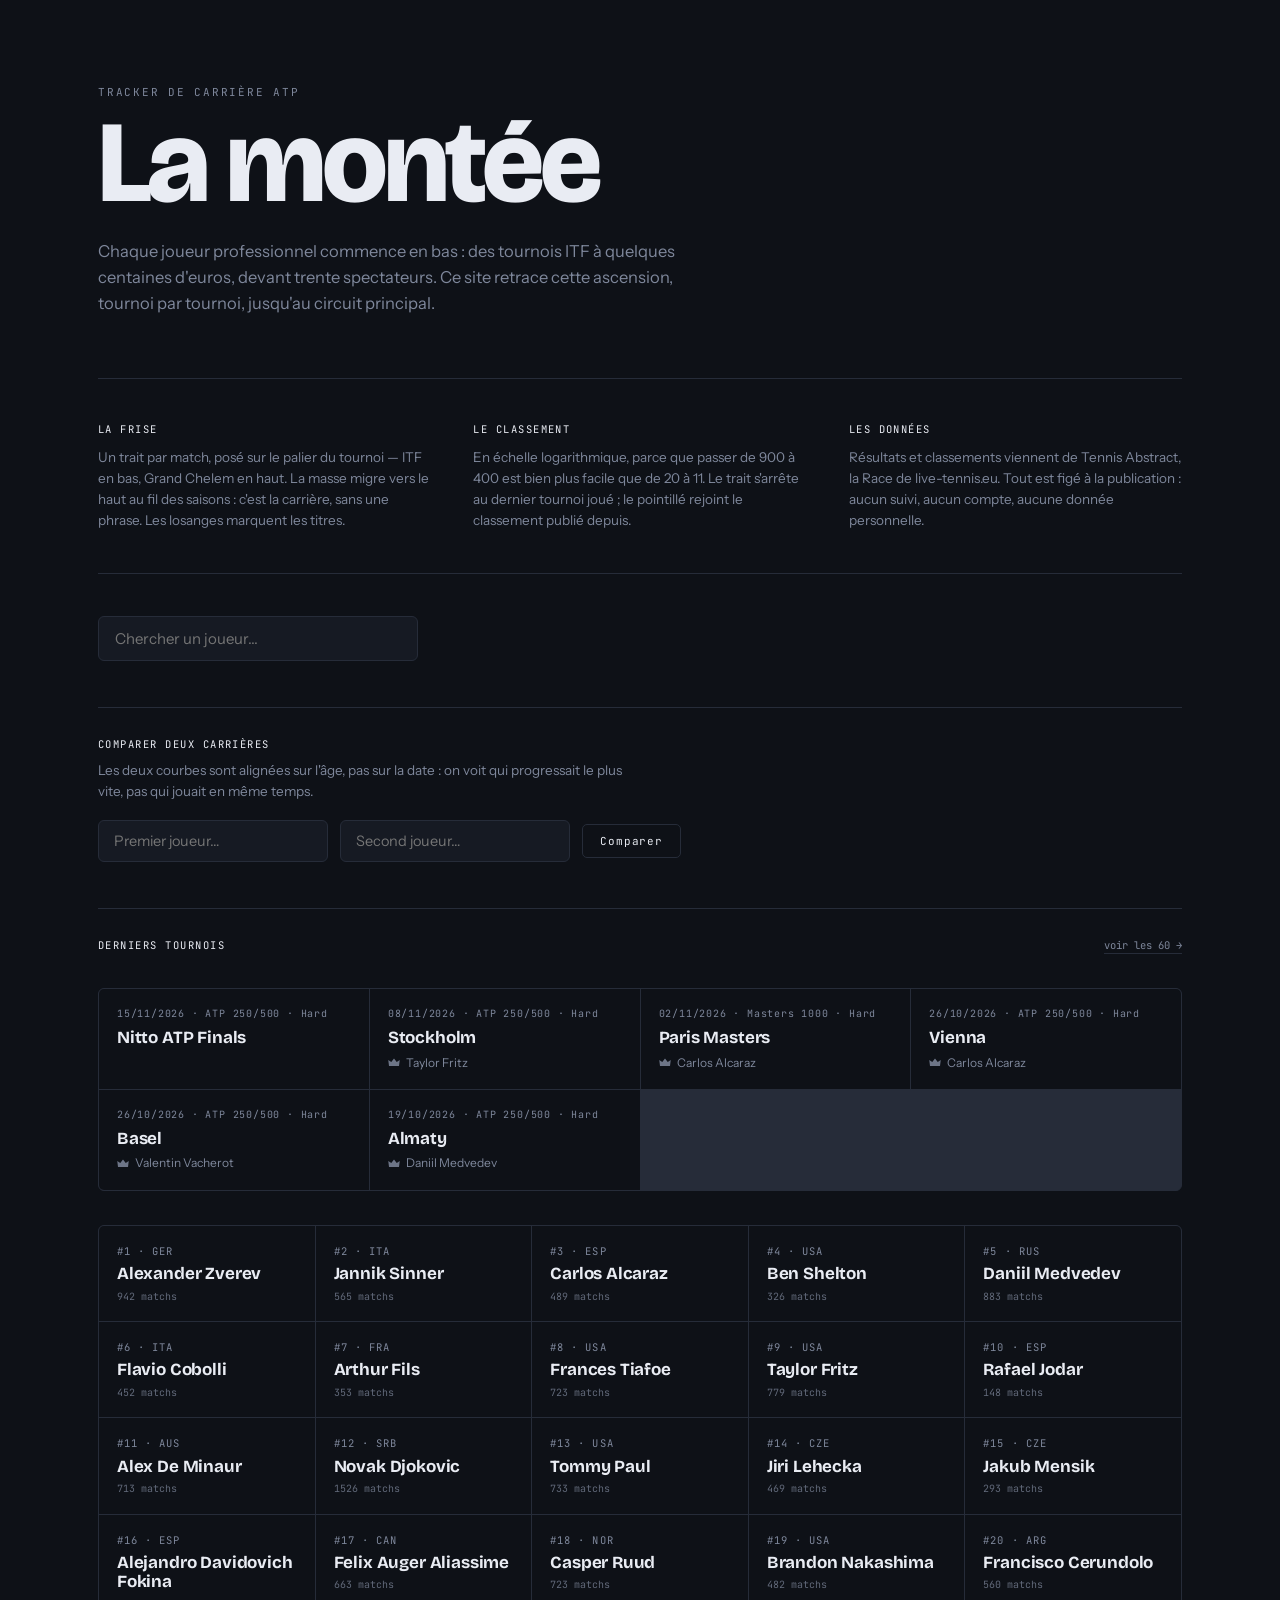
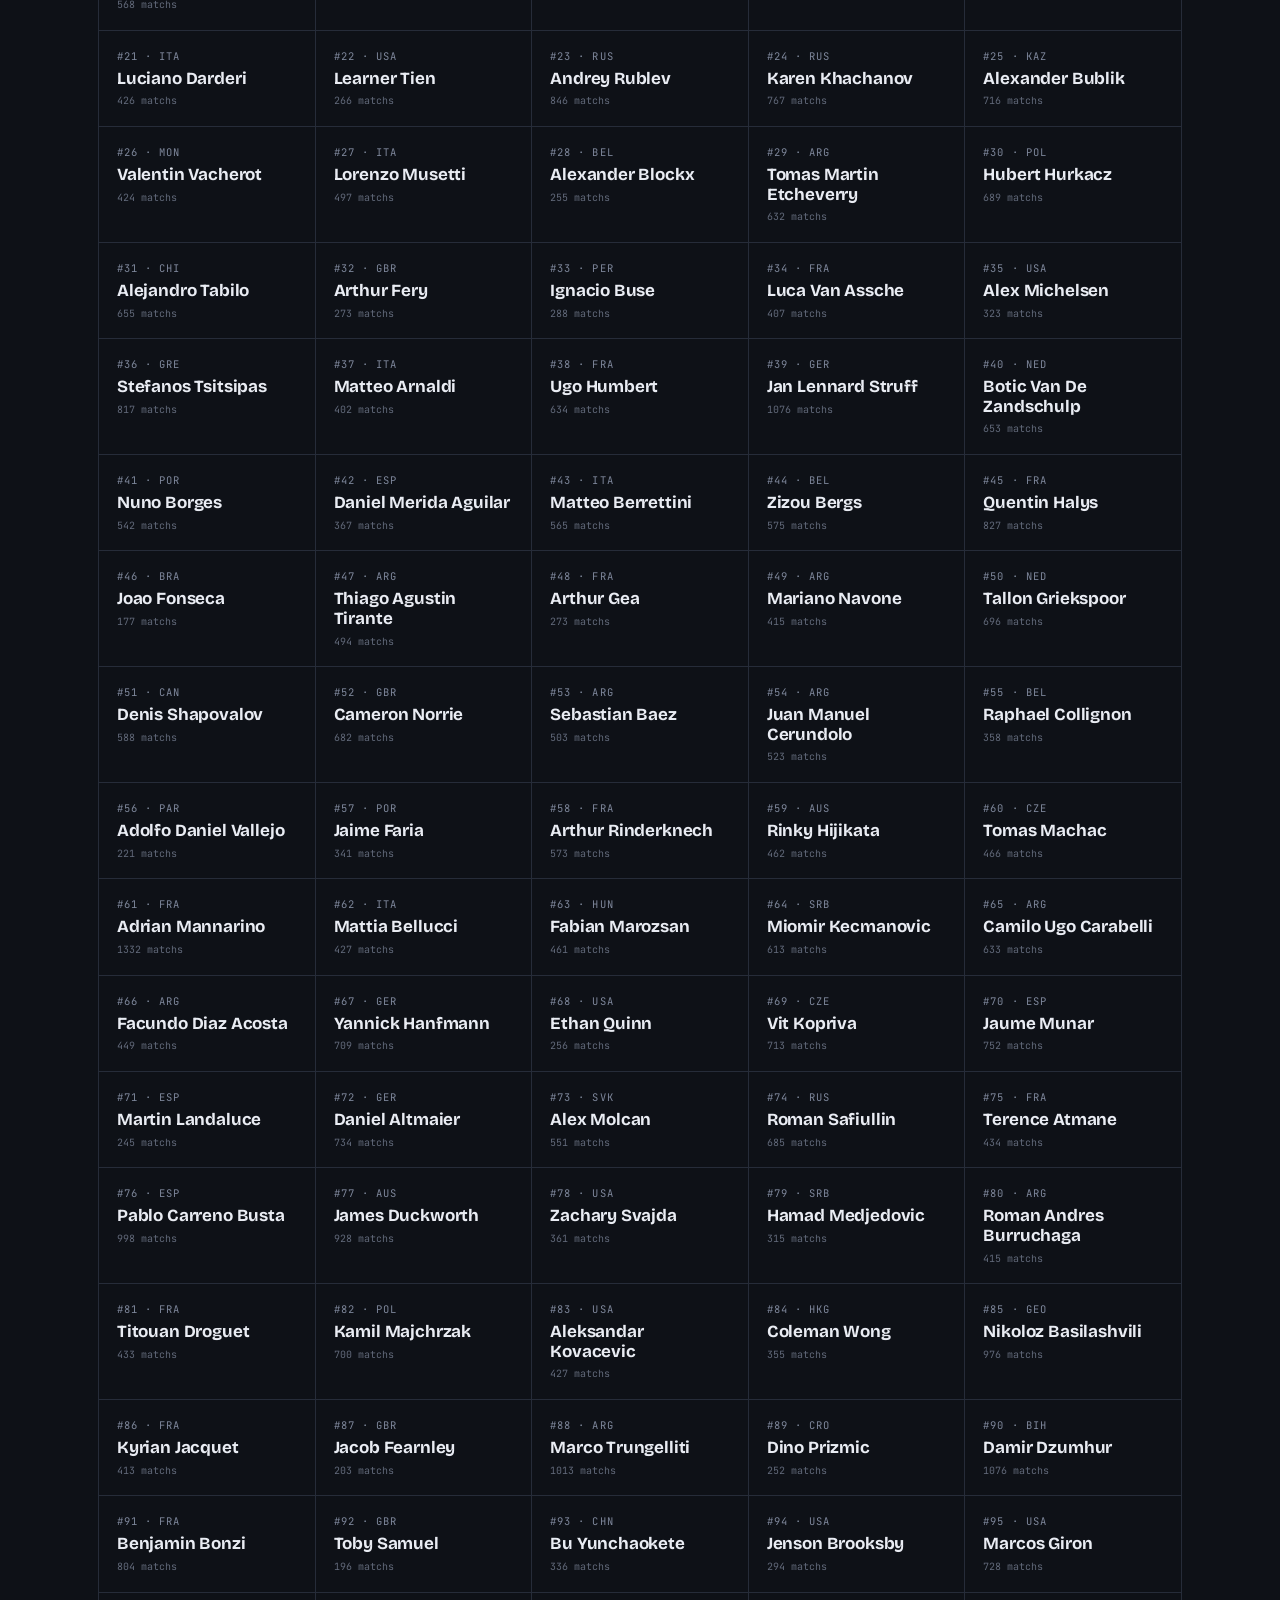
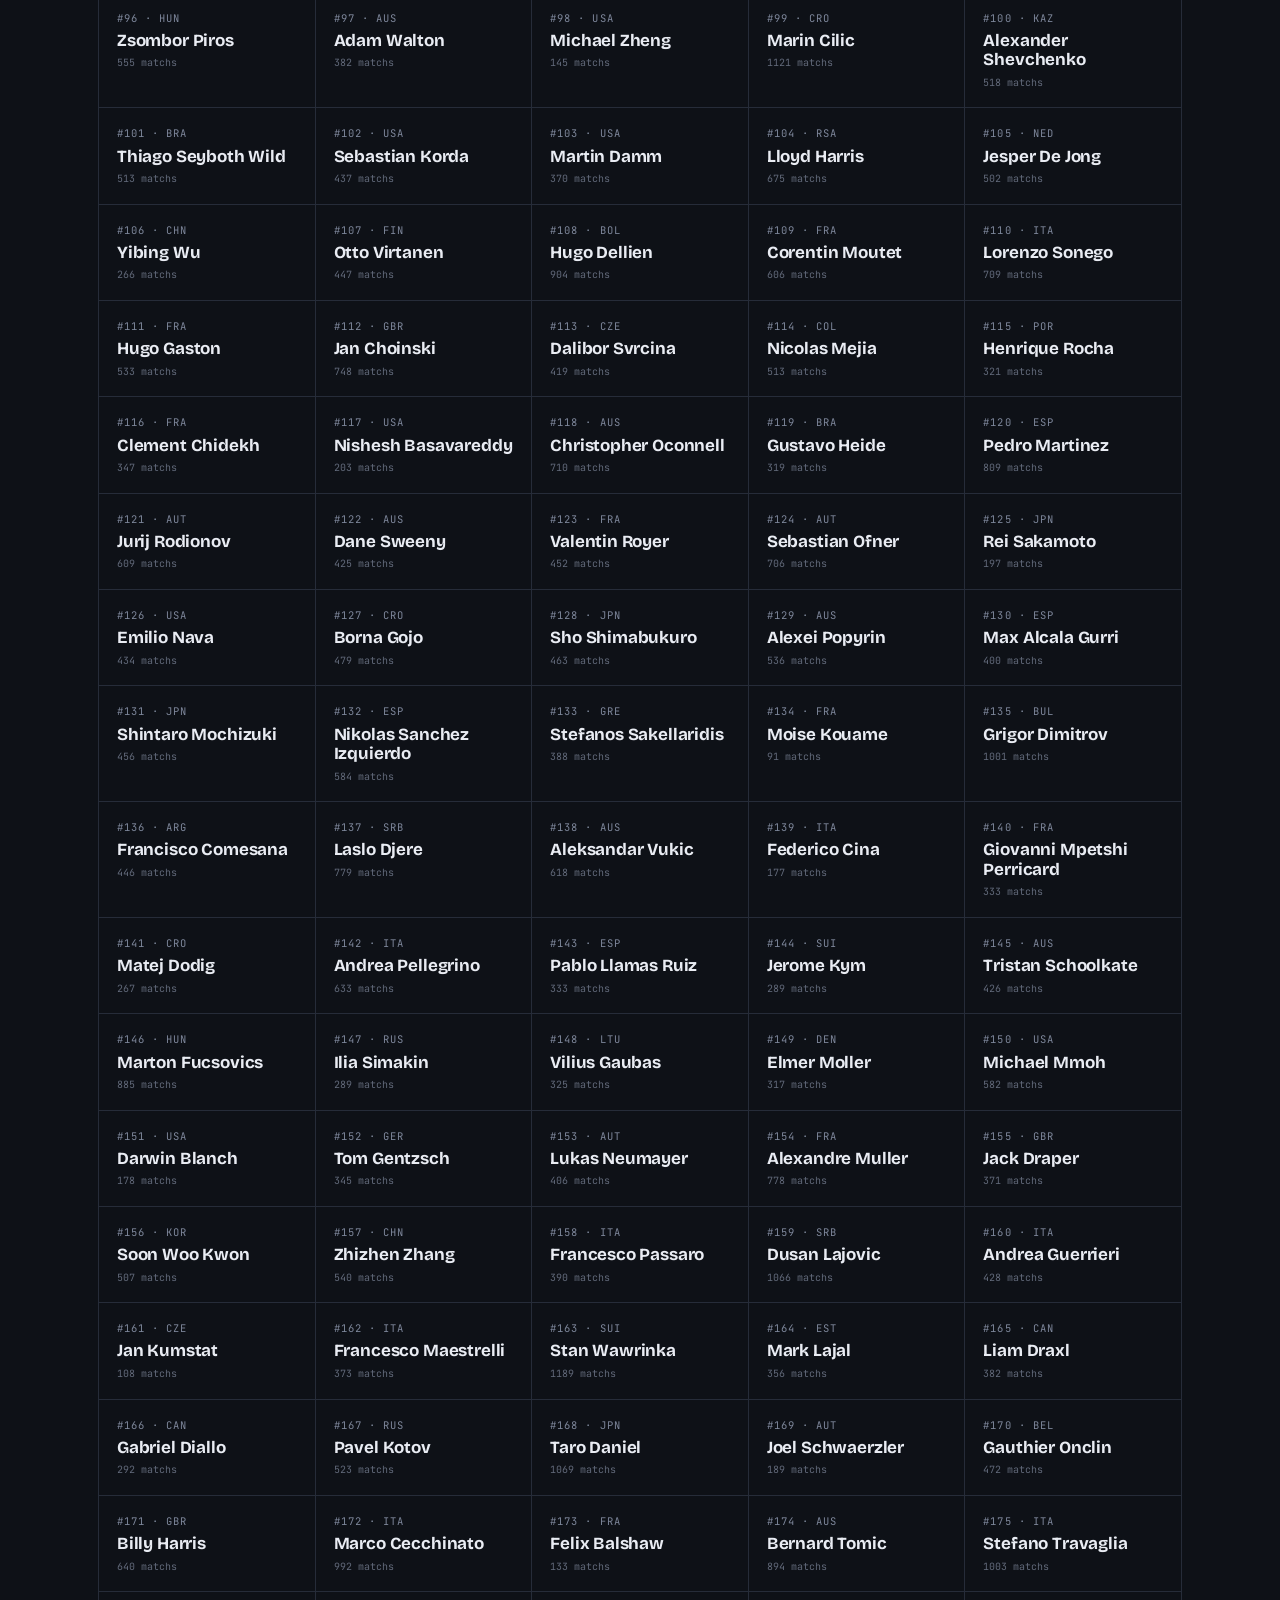
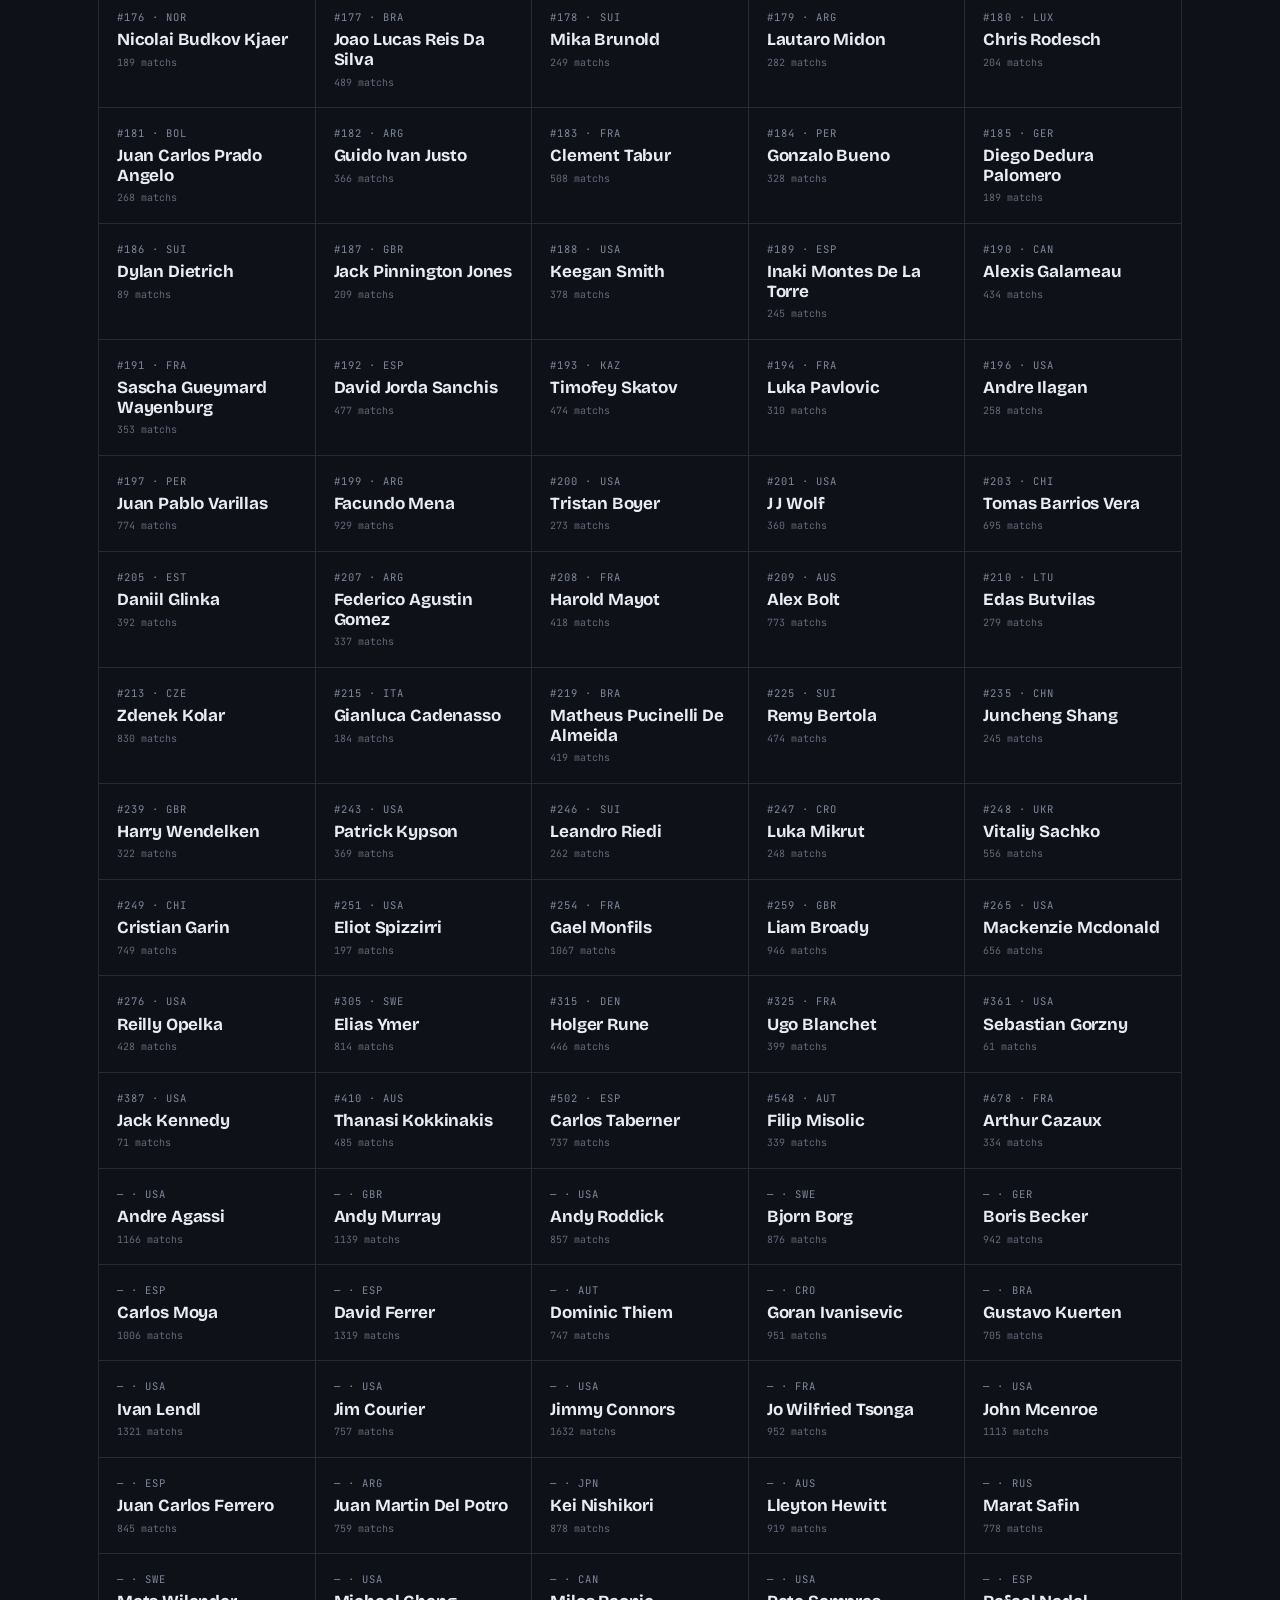
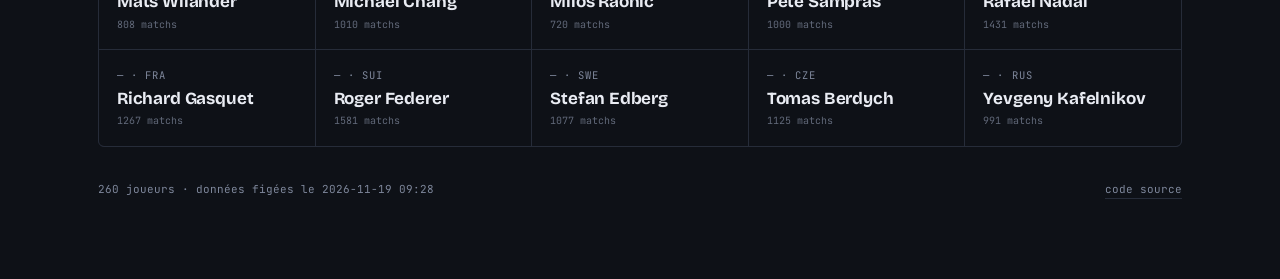
<file: site/index.html>
<!DOCTYPE html>
<html lang="fr">
<head>
<meta charset="utf-8">
<meta name="viewport" content="width=device-width, initial-scale=1">
<!-- index.html porte les liens versionnes vers le CSS et le JS. S'il est
     lui-meme servi depuis le cache, toute la chaine est rompue : le
     navigateur suit d'anciens liens vers d'anciens fichiers. -->
<meta http-equiv="Cache-Control" content="no-cache, must-revalidate">
<meta http-equiv="Pragma" content="no-cache">
<title>La montée — tracker de carrière ATP</title>
<link rel="icon" href="favicon.svg" type="image/svg+xml">
<link rel="preconnect" href="https://fonts.googleapis.com">
<link rel="preconnect" href="https://fonts.gstatic.com" crossorigin>
<link href="https://fonts.googleapis.com/css2?family=Bricolage+Grotesque:opsz,wght@12..96,500;12..96,700;12..96,800&family=Instrument+Sans:wght@400;500;600&family=JetBrains+Mono:wght@400;600&display=swap" rel="stylesheet">
<link rel="stylesheet" href="style.css?v=47ca203c-1625c99a">
</head>
<body>

<div id="chargement" class="chargement">Chargement des données…</div>

<section id="accueil" class="accueil" hidden>

  <header class="acc-entete">
    <p class="eyebrow">Tracker de carrière ATP</p>
    <h1>La&nbsp;montée</h1>
    <p class="acc-intro">
      Chaque joueur professionnel commence en bas : des tournois ITF à quelques
      centaines d'euros, devant trente spectateurs. Ce site retrace cette
      ascension, tournoi par tournoi, jusqu'au circuit principal.
    </p>
  </header>

  <div class="acc-lecture">
    <div>
      <h3>La frise</h3>
      <p>Un trait par match, posé sur le palier du tournoi — ITF en bas,
         Grand Chelem en haut. La masse migre vers le haut au fil des saisons :
         c'est la carrière, sans une phrase. Les losanges marquent les titres.</p>
    </div>
    <div>
      <h3>Le classement</h3>
      <p>En échelle logarithmique, parce que passer de 900 à 400 est bien plus
         facile que de 20 à 11. Le trait s'arrête au dernier tournoi joué ;
         le pointillé rejoint le classement publié depuis.</p>
    </div>
    <div>
      <h3>Les données</h3>
      <p>Résultats et classements viennent de Tennis Abstract, la Race de
         live-tennis.eu. Tout est figé à la publication : aucun suivi,
         aucun compte, aucune donnée personnelle.</p>
    </div>
  </div>

  <div class="acc-pronostics" id="acc-pronostics" hidden></div>

  <div class="acc-recherche">
    <input id="acc-champ" type="search" list="joueurs-connus"
           placeholder="Chercher un joueur…" autocomplete="off">
    <span class="joueur-msg" id="acc-msg"></span>
  </div>

  <div class="acc-comparer">
    <h3>Comparer deux carrières</h3>
    <p>Les deux courbes sont alignées sur l'âge, pas sur la date&nbsp;:
       on voit qui progressait le plus vite, pas qui jouait en même temps.</p>
    <div class="cmp-saisie">
      <input id="acc-cmp-a" type="search" list="joueurs-connus" placeholder="Premier joueur…" autocomplete="off">
      <input id="acc-cmp-b" type="search" list="joueurs-connus" placeholder="Second joueur…" autocomplete="off">
      <button id="acc-cmp-go" type="button">Comparer</button>
    </div>
    <span class="joueur-msg" id="acc-cmp-msg"></span>
  </div>

  <div class="acc-tournois">
    <div class="acc-tournois-tete">
      <h3>Derniers tournois</h3>
      <a href="?tournois" class="lien-plus">voir les 60 →</a>
    </div>
    <div class="grille-tournois" id="acc-grille-tournois"></div>
  </div>

  <div class="grille-joueurs" id="grille-joueurs"></div>

  <footer class="pied">
    <span id="acc-fraicheur">—</span>
    <a href="https://github.com/melcoloy/tennis_tracker">code source</a>
  </footer>

</section>

<section id="prochain" class="prochain" hidden>

  <header class="prc-entete">
    <p class="eyebrow"><a href="?" class="retour">← tous les joueurs</a></p>
    <h1 id="prc-titre">Prochain tournoi</h1>
    <p class="trn-intro" id="prc-intro"></p>
    <div class="prc-choix" id="prc-choix"></div>
  </header>

  <div class="prc-commandes">
    <div class="tb-onglets" id="prc-onglets"></div>
    <div class="prc-actions">
      <span class="prc-etat" id="prc-etat"></span>
      <button type="button" id="prc-image">Exporter en image</button>
      <button type="button" id="prc-vider">Tout effacer</button>
    </div>
  </div>

  <div class="tb-defilement"><div class="tb-arbre" id="prc-arbre"></div></div>

  <div class="pr-champion" id="prc-champion" hidden></div>

  <footer class="pied"><span id="prc-pied"></span></footer>

</section>

<section id="tournois" class="tournois" hidden>

  <header class="trn-entete">
    <p class="eyebrow"><a href="?" class="retour">← tous les joueurs</a></p>
    <h1 id="trn-titre">Tournois</h1>
    <p class="trn-intro" id="trn-intro"></p>
  </header>

  <div class="grille-tournois" id="trn-grille"></div>
  <div id="trn-tableau"></div>

  <footer class="pied"><span id="trn-pied"></span></footer>

</section>

<section id="comparaison" class="comparaison" hidden>

  <header class="cmp-entete">
    <p class="eyebrow"><a href="?" class="retour">← tous les joueurs</a></p>
    <h1>À âge égal</h1>
    <div class="cmp-vignettes" id="cmp-vignettes"></div>
  </header>

  <section class="bloc">
    <div class="titre-bloc">
      <h2>Le classement, aligné sur l'âge</h2>
      <p>Chaque courbe démarre au premier tournoi du joueur. L'axe horizontal
         est son âge, pas l'année&nbsp;: deux carrières séparées de vingt ans
         deviennent superposables.</p>
    </div>
    <div class="svg-hote"><svg id="cmp-courbe" viewBox="0 0 1000 340" preserveAspectRatio="xMidYMid meet" role="img" aria-label="Classement comparé par âge"></svg></div>
    <p class="infobulle" id="cmp-infobulle">Promenez le curseur sur le graphique.</p>
    <p class="note" id="cmp-note"></p>
  </section>

  <section class="bloc">
    <div class="titre-bloc"><h2>Face à face</h2></div>
    <div class="tableau-hote">
      <table class="cmp-table"><tbody id="cmp-table"></tbody></table>
    </div>
  </section>

  <section class="bloc">
    <div class="cmp-saisie">
      <input id="cmp-champ" type="search" list="joueurs-connus" placeholder="Ajouter un joueur…" autocomplete="off">
      <span class="joueur-msg" id="cmp-msg"></span>
    </div>
  </section>

  <footer class="pied"><span id="cmp-fraicheur">—</span></footer>

</section>

<main id="page" hidden>

  <header class="entete">
    <div class="entete-nom">
      <p class="eyebrow"><a href="?" class="retour">← tous les joueurs</a> <span id="eyebrow">—</span></p>
      <h1 id="nom-joueur">…</h1>
      <p class="bio" id="bio">—</p>
      <div class="choix-joueur">
        <input id="f-joueur" type="search" list="joueurs-connus"
               placeholder="Voir un autre joueur…" autocomplete="off">
        <input id="f-comparer" type="search" list="joueurs-connus"
               placeholder="Comparer avec…" autocomplete="off">
        <datalist id="joueurs-connus"></datalist>
        <span class="joueur-msg" id="joueur-msg"></span>
      </div>
    </div>
    <div class="entete-rangs">
      <div class="rang rang--principal">
        <span class="rang-valeur" id="rang-actuel">—</span>
        <span class="rang-label">classement ATP</span>
      </div>
      <div class="rang">
        <span class="rang-valeur" id="rang-peak">—</span>
        <span class="rang-label">meilleur classement</span>
        <span class="rang-note" id="rang-peak-date"></span>
      </div>
      <div class="rang">
        <span class="rang-valeur" id="rang-race">—</span>
        <span class="rang-label">classement Race</span>
      </div>
      <div class="rang">
        <span class="rang-valeur" id="rang-elo">—</span>
        <span class="rang-label">classement Elo</span>
      </div>
    </div>
  </header>

  <!-- SIGNATURE : chaque match est un trait, pose sur le palier du tournoi.
       On voit la masse migrer vers le haut annee apres annee. -->
  <section class="bloc bloc--frise">
    <div class="titre-bloc">
      <h2>La montée</h2>
      <p>Un trait par match, posé sur le palier du tournoi. Plein&nbsp;: victoire. Creux&nbsp;: défaite. Le losange marque un titre.</p>
    </div>
    <div class="legende" id="legende-surfaces"></div>
    <div class="svg-hote"><svg id="frise" viewBox="0 0 1000 300" preserveAspectRatio="xMidYMid meet" role="img" aria-label="Répartition des matchs par palier de tournoi et par année"></svg></div>
    <p class="infobulle" id="infobulle-frise">Survolez ou touchez un trait pour voir le tournoi.</p>
  </section>

  <section class="bloc">
    <div class="titre-bloc">
      <h2>Le classement</h2>
      <p>Son rang à l'ouverture de chaque tournoi. Échelle logarithmique&nbsp;: passer de 900 à 400 est plus facile que de 20 à 11.</p>
    </div>
    <div class="svg-hote"><svg id="courbe" viewBox="0 0 1000 260" preserveAspectRatio="xMidYMid meet" role="img" aria-label="Évolution du classement ATP"></svg></div>
    <p class="infobulle" id="infobulle-courbe">Promenez le curseur sur la courbe.</p>
    <p class="note" id="note-courbe"></p>
  </section>

  <section class="bloc">
    <div class="titre-bloc">
      <h2>Les titres</h2>
    </div>
    <ol class="titres" id="titres"></ol>
  </section>

  <section class="bloc bloc--split">
    <div>
      <div class="titre-bloc"><h2>Par surface</h2></div>
      <div class="barres" id="par-surface"></div>
    </div>
    <div>
      <div class="titre-bloc"><h2>Par palier</h2></div>
      <div class="barres" id="par-niveau"></div>
    </div>
  </section>

  <section class="bloc">
    <div class="titre-bloc">
      <h2>Tous les matchs</h2>
    </div>
    <div class="filtres">
      <label>Année
        <select id="f-annee"><option value="">toutes</option></select>
      </label>
      <label>Palier
        <select id="f-niveau"><option value="">tous</option></select>
      </label>
      <label>Résultat
        <select id="f-resultat">
          <option value="">tous</option>
          <option value="W">victoires</option>
          <option value="L">défaites</option>
        </select>
      </label>
      <label>Adversaire
        <input id="f-adversaire" type="search" placeholder="nom" autocomplete="off">
      </label>
      <span class="compte" id="compte-matchs"></span>
    </div>
    <div class="tableau-hote">
      <table class="matchs">
        <thead><tr>
          <th>Date</th><th>Tournoi</th><th>Palier</th><th>Tour</th>
          <th></th><th>Adversaire</th><th>Score</th>
        </tr></thead>
        <tbody id="corps-matchs"></tbody>
      </table>
    </div>
  </section>

  <footer class="pied">
    <span id="fraicheur">—</span>
    <button id="rafraichir" type="button">Mettre à jour</button>
  </footer>

</main>

<script src="script.js?v=47ca203c-1625c99a"></script>
</body>
</html>
</file>
<file: site/style.css>
/* Palette : session de nuit sous les projecteurs.
   Les trois seules couleurs vives sont les surfaces reelles du tennis :
   dur, terre battue, gazon. Rien d'autre n'a le droit d'etre colore. */
:root {
  --fond:        #0E1117;
  --panneau:     #161A23;
  --trait:       #262C39;
  --texte:       #E9ECF3;
  --sourdine:    #7E879B;

  --dur:         #4C9BD6;
  --terre:       #D2762F;
  --gazon:       #6FA84F;

  --display: "Bricolage Grotesque", "Arial Narrow", sans-serif;
  --corps:   "Instrument Sans", system-ui, sans-serif;
  --mono:    "JetBrains Mono", ui-monospace, monospace;
}

* { box-sizing: border-box; }

/* Sans ce !important, .chargement { display: grid } l'emporte sur le
   display:none que le navigateur applique a [hidden] : le bandeau de
   chargement resterait affiche et pousserait la page vers le bas. */
[hidden] { display: none !important; }

body {
  margin: 0;
  background: var(--fond);
  color: var(--texte);
  font-family: var(--corps);
  font-size: 15px;
  line-height: 1.55;
  -webkit-font-smoothing: antialiased;
}

.chargement {
  min-height: 100vh;
  display: grid;
  place-items: center;
  color: var(--sourdine);
  font-family: var(--mono);
  font-size: 13px;
  letter-spacing: .06em;
}

main {
  max-width: 1140px;
  margin: 0 auto;
  padding: 0 28px 80px;
}

/* ---------------------------------------------------------------- entete */

.entete {
  display: flex;
  flex-wrap: wrap;
  align-items: flex-end;
  justify-content: space-between;
  gap: 32px;
  padding: 68px 0 44px;
  border-bottom: 1px solid var(--trait);
}

.eyebrow {
  margin: 0 0 10px;
  font-family: var(--mono);
  font-size: 11px;
  letter-spacing: .16em;
  text-transform: uppercase;
  color: var(--sourdine);
}

.entete h1 {
  margin: 0;
  font-family: var(--display);
  font-weight: 800;
  font-size: clamp(46px, 8vw, 88px);
  line-height: .92;
  letter-spacing: -.03em;
}

.bio {
  margin: 14px 0 0;
  color: var(--sourdine);
  font-size: 14px;
}

.entete-rangs { display: flex; gap: 34px; flex-wrap: wrap; }

.rang { display: flex; flex-direction: column; }

.rang-valeur {
  font-family: var(--display);
  font-weight: 700;
  font-size: 44px;
  line-height: 1;
  letter-spacing: -.02em;
  color: var(--sourdine);
}

.rang--principal .rang-valeur { font-size: 64px; color: var(--texte); }
.rang-valeur::before { content: "#"; opacity: .35; font-size: .6em; vertical-align: .28em; }

.rang-note {
  margin-top: 3px;
  font-family: var(--mono);
  font-size: 9.5px;
  letter-spacing: .06em;
  color: var(--sourdine);
  opacity: .7;
}

.rang-label {
  margin-top: 8px;
  font-family: var(--mono);
  font-size: 10px;
  letter-spacing: .13em;
  text-transform: uppercase;
  color: var(--sourdine);
}

/* ----------------------------------------------------------------- blocs */

.bloc { padding: 56px 0; border-bottom: 1px solid var(--trait); }
.bloc--split { display: grid; grid-template-columns: 1fr 1fr; gap: 56px; }

.titre-bloc { margin-bottom: 26px; }

.titre-bloc h2 {
  margin: 0;
  font-family: var(--display);
  font-weight: 700;
  font-size: 26px;
  letter-spacing: -.015em;
}

.titre-bloc p {
  margin: 8px 0 0;
  max-width: 62ch;
  color: var(--sourdine);
  font-size: 13.5px;
}

.svg-hote { width: 100%; }
.svg-hote svg { width: 100%; height: auto; display: block; overflow: visible; }

.note, .infobulle {
  margin: 14px 0 0;
  font-family: var(--mono);
  font-size: 11.5px;
  color: var(--sourdine);
  min-height: 1.4em;
}

/* -------------------------------------------------------------- legende */

.legende { display: flex; gap: 22px; margin-bottom: 18px; flex-wrap: wrap; }

.legende span {
  display: inline-flex;
  align-items: center;
  gap: 8px;
  font-family: var(--mono);
  font-size: 11px;
  letter-spacing: .05em;
  color: var(--sourdine);
}

.legende i { width: 11px; height: 11px; border-radius: 2px; }

/* --------------------------------------------------------------- titres */

.titres { list-style: none; margin: 0; padding: 0; counter-reset: t; }

.titres li {
  display: grid;
  grid-template-columns: 42px 1fr auto;
  gap: 20px;
  align-items: baseline;
  padding: 15px 0;
  border-top: 1px solid var(--trait);
}

.titres li:last-child { border-bottom: 1px solid var(--trait); }

.titres .t-date {
  font-family: var(--mono);
  font-size: 11px;
  color: var(--sourdine);
}

.titres .t-nom {
  font-family: var(--display);
  font-weight: 700;
  font-size: 19px;
  letter-spacing: -.01em;
}

.titres .t-detail { color: var(--sourdine); font-size: 13px; margin-left: 12px; }

.titres .t-score {
  font-family: var(--mono);
  font-size: 12.5px;
  white-space: nowrap;
}

/* --------------------------------------------------------------- barres */

.barres { display: flex; flex-direction: column; gap: 13px; }

.barre { display: grid; grid-template-columns: 116px 1fr 78px; gap: 14px; align-items: center; }

.barre-nom { font-size: 13px; color: var(--sourdine); }

.barre-piste { height: 7px; background: var(--trait); border-radius: 4px; overflow: hidden; }

.barre-part { height: 100%; border-radius: 4px; }

.barre-val { font-family: var(--mono); font-size: 11.5px; text-align: right; color: var(--sourdine); }

/* -------------------------------------------------------------- filtres */

.filtres { display: flex; flex-wrap: wrap; gap: 18px; align-items: flex-end; margin-bottom: 22px; }

.filtres label {
  display: flex;
  flex-direction: column;
  gap: 7px;
  font-family: var(--mono);
  font-size: 10px;
  letter-spacing: .12em;
  text-transform: uppercase;
  color: var(--sourdine);
}

.filtres select, .filtres input {
  background: var(--panneau);
  color: var(--texte);
  border: 1px solid var(--trait);
  border-radius: 5px;
  padding: 8px 11px;
  font-family: var(--corps);
  font-size: 13.5px;
  min-width: 130px;
}

.filtres select:focus-visible,
.filtres input:focus-visible,
button:focus-visible { outline: 2px solid var(--dur); outline-offset: 2px; }

.compte { margin-left: auto; font-family: var(--mono); font-size: 11.5px; color: var(--sourdine); }

/* ------------------------------------------------------------- tableau */

.tableau-hote { overflow-x: auto; }

.matchs { width: 100%; border-collapse: collapse; font-size: 13.5px; }

.matchs th {
  text-align: left;
  padding: 0 14px 11px 0;
  font-family: var(--mono);
  font-size: 10px;
  letter-spacing: .12em;
  text-transform: uppercase;
  color: var(--sourdine);
  font-weight: 400;
  border-bottom: 1px solid var(--trait);
}

.matchs td { padding: 10px 14px 10px 0; border-bottom: 1px solid var(--trait); white-space: nowrap; }
.matchs td.large { white-space: normal; }
.matchs tr:hover td { background: var(--panneau); }

.m-date, .m-score { font-family: var(--mono); font-size: 12px; color: var(--sourdine); }

.pastille {
  display: inline-block;
  width: 18px;
  text-align: center;
  font-family: var(--mono);
  font-size: 11px;
  font-weight: 600;
  border-radius: 3px;
  padding: 2px 0;
}

.pastille--w { background: rgba(111,168,79,.18); color: var(--gazon); }
.pastille--l { background: rgba(126,135,155,.14); color: var(--sourdine); }
/* match annonce, pas encore joue */
.pastille--u { background: none; border: 1px dashed var(--trait); color: var(--sourdine); }

/* ----------------------------------------------------------------- pied */

.pied {
  display: flex;
  align-items: center;
  justify-content: space-between;
  gap: 20px;
  padding: 34px 0 0;
  font-family: var(--mono);
  font-size: 11px;
  color: var(--sourdine);
}

button {
  background: transparent;
  color: var(--texte);
  border: 1px solid var(--trait);
  border-radius: 5px;
  padding: 9px 17px;
  font-family: var(--mono);
  font-size: 11px;
  letter-spacing: .08em;
  cursor: pointer;
  transition: border-color .15s, background .15s;
}

button:hover { border-color: var(--sourdine); background: var(--panneau); }
button[disabled] { opacity: .45; cursor: default; }

/* ---------------------------------------------------------------- mobile */

@media (max-width: 780px) {
  main { padding: 0 18px 60px; }
  .entete { padding: 44px 0 32px; }
  .entete-rangs { gap: 28px; }
  .rang--principal .rang-valeur { font-size: 46px; }
  .rang-valeur { font-size: 32px; }
  .bloc { padding: 40px 0; }
  .bloc--split { grid-template-columns: 1fr; gap: 40px; }
  .barre { grid-template-columns: 96px 1fr 64px; }
  .compte { margin-left: 0; width: 100%; }
}

@media (prefers-reduced-motion: reduce) {
  * { animation: none !important; transition: none !important; }
}

/* ---------------------------------------------------------- choix joueur */

.choix-joueur { display: flex; align-items: center; gap: 14px; margin-top: 18px; flex-wrap: wrap; }

.choix-joueur input {
  background: var(--panneau);
  color: var(--texte);
  border: 1px solid var(--trait);
  border-radius: 5px;
  padding: 8px 12px;
  font-family: var(--corps);
  font-size: 13.5px;
  min-width: 230px;
}

.choix-joueur input:focus-visible { outline: 2px solid var(--dur); outline-offset: 2px; }

.joueur-msg { font-family: var(--mono); font-size: 11px; color: var(--sourdine); }
.joueur-msg.erreur { color: var(--terre); }

/* ------------------------------------------------------------- accueil */

.accueil {
  max-width: 1140px;
  margin: 0 auto;
  padding: 0 28px 80px;
}

.acc-entete { padding: 84px 0 0; }

.acc-entete h1 {
  margin: 0;
  font-family: var(--display);
  font-weight: 800;
  font-size: clamp(54px, 11vw, 116px);
  line-height: .9;
  letter-spacing: -.035em;
}

.acc-intro {
  margin: 24px 0 0;
  max-width: 54ch;
  font-size: 16.5px;
  color: var(--sourdine);
}

.acc-lecture {
  display: grid;
  grid-template-columns: repeat(3, 1fr);
  gap: 42px;
  margin: 62px 0 0;
  padding: 42px 0;
  border-top: 1px solid var(--trait);
  border-bottom: 1px solid var(--trait);
}

.acc-lecture h3 {
  margin: 0 0 10px;
  font-family: var(--mono);
  font-size: 10.5px;
  letter-spacing: .14em;
  text-transform: uppercase;
  color: var(--texte);
  font-weight: 400;
}

.acc-lecture p { margin: 0; font-size: 13.5px; color: var(--sourdine); }

.acc-recherche { display: flex; align-items: center; gap: 16px; margin: 42px 0 26px; flex-wrap: wrap; }

.acc-recherche input {
  background: var(--panneau);
  color: var(--texte);
  border: 1px solid var(--trait);
  border-radius: 6px;
  padding: 12px 16px;
  font-family: var(--corps);
  font-size: 15px;
  min-width: 320px;
}

.acc-recherche input:focus-visible { outline: 2px solid var(--dur); outline-offset: 2px; }

.grille-joueurs {
  display: grid;
  grid-template-columns: repeat(auto-fill, minmax(212px, 1fr));
  gap: 1px;
  background: var(--trait);
  border: 1px solid var(--trait);
  border-radius: 6px;
  overflow: hidden;
}

.carte-joueur {
  display: flex;
  flex-direction: column;
  gap: 5px;
  padding: 17px 18px;
  background: var(--fond);
  color: inherit;
  text-decoration: none;
  transition: background .14s;
}

.carte-joueur:hover { background: var(--panneau); }

.cj-rang {
  font-family: var(--mono);
  font-size: 10.5px;
  letter-spacing: .1em;
  color: var(--sourdine);
}

.cj-nom {
  font-family: var(--display);
  font-weight: 700;
  font-size: 17px;
  letter-spacing: -.01em;
  line-height: 1.15;
}

.cj-matchs { font-family: var(--mono); font-size: 10px; color: var(--sourdine); opacity: .75; }

.retour {
  color: var(--sourdine);
  text-decoration: none;
  border-bottom: 1px solid var(--trait);
  padding-bottom: 1px;
  margin-right: 12px;
}

.retour:hover { color: var(--texte); }

.pied a { color: var(--sourdine); text-decoration: none; border-bottom: 1px solid var(--trait); }
.pied a:hover { color: var(--texte); }

@media (max-width: 780px) {
  .accueil { padding: 0 18px 60px; }
  .acc-entete { padding: 52px 0 0; }
  .acc-lecture { grid-template-columns: 1fr; gap: 28px; margin-top: 40px; padding: 32px 0; }
  .acc-recherche input { min-width: 0; width: 100%; }
}

/* --------------------------------------------------------- comparaison */

.comparaison { max-width: 1140px; margin: 0 auto; padding: 0 28px 80px; }

.cmp-entete { padding: 66px 0 34px; border-bottom: 1px solid var(--trait); }

.cmp-entete h1 {
  margin: 6px 0 0;
  font-family: var(--display);
  font-weight: 800;
  font-size: clamp(40px, 7vw, 74px);
  line-height: .95;
  letter-spacing: -.03em;
}

.cmp-vignettes { display: flex; flex-wrap: wrap; gap: 16px; margin-top: 28px; }

.cmp-vignette {
  display: flex;
  flex-direction: column;
  gap: 5px;
  padding: 13px 17px;
  border: 1px solid var(--trait);
  border-left-width: 3px;
  border-radius: 5px;
  background: var(--panneau);
}

.cmp-nom {
  font-family: var(--display);
  font-weight: 700;
  font-size: 18px;
  letter-spacing: -.01em;
  color: var(--texte);
  text-decoration: none;
}

.cmp-nom:hover { text-decoration: underline; }

.cmp-detail { font-family: var(--mono); font-size: 10.5px; color: var(--sourdine); }

.cmp-table { width: 100%; border-collapse: collapse; font-size: 14px; }

.cmp-table th {
  text-align: left;
  padding: 12px 18px 12px 0;
  font-family: var(--mono);
  font-size: 10.5px;
  letter-spacing: .1em;
  text-transform: uppercase;
  color: var(--sourdine);
  font-weight: 400;
  white-space: nowrap;
  width: 190px;
}

.cmp-table td {
  padding: 12px 18px 12px 0;
  border-bottom: 1px solid var(--trait);
  white-space: nowrap;
}

.cmp-table tr:first-child td {
  font-family: var(--display);
  font-weight: 700;
  font-size: 17px;
  border-bottom-color: var(--sourdine);
}

.cmp-saisie { display: flex; gap: 12px; align-items: center; flex-wrap: wrap; }

.cmp-saisie input {
  background: var(--panneau);
  color: var(--texte);
  border: 1px solid var(--trait);
  border-radius: 6px;
  padding: 11px 15px;
  font-family: var(--corps);
  font-size: 14.5px;
  min-width: 230px;
}

.cmp-saisie input:focus-visible { outline: 2px solid var(--dur); outline-offset: 2px; }

.acc-comparer {
  margin: 46px 0 34px;
  padding: 28px 0 0;
  border-top: 1px solid var(--trait);
}

.acc-comparer h3 {
  margin: 0 0 8px;
  font-family: var(--mono);
  font-size: 10.5px;
  letter-spacing: .14em;
  text-transform: uppercase;
  font-weight: 400;
}

.acc-comparer p { margin: 0 0 18px; max-width: 60ch; font-size: 13.5px; color: var(--sourdine); }

@media (max-width: 780px) {
  .comparaison { padding: 0 18px 60px; }
  .cmp-entete { padding: 44px 0 26px; }
  .cmp-saisie input { min-width: 0; width: 100%; }
  .cmp-table th { width: auto; font-size: 9.5px; }
  .cmp-table, .cmp-table td { font-size: 13px; }
}

/* ------------------------------------------------------------ tournois */

.tournois { max-width: 1140px; margin: 0 auto; padding: 0 28px 80px; }

.trn-entete { padding: 66px 0 34px; border-bottom: 1px solid var(--trait); }

.trn-entete h1 {
  margin: 6px 0 0;
  font-family: var(--display);
  font-weight: 800;
  font-size: clamp(38px, 6.5vw, 68px);
  line-height: .95;
  letter-spacing: -.03em;
}

.trn-intro { margin: 16px 0 0; max-width: 66ch; font-size: 14px; color: var(--sourdine); }

.grille-tournois {
  display: grid;
  grid-template-columns: repeat(auto-fill, minmax(258px, 1fr));
  gap: 1px;
  margin-top: 34px;
  background: var(--trait);
  border: 1px solid var(--trait);
  border-radius: 6px;
  overflow: hidden;
}

.carte-tournoi {
  display: flex;
  flex-direction: column;
  gap: 6px;
  padding: 17px 18px;
  background: var(--fond);
  color: inherit;
  text-decoration: none;
  transition: background .14s;
}

.carte-tournoi:hover { background: var(--panneau); }

.ct-date {
  font-family: var(--mono);
  font-size: 10px;
  letter-spacing: .08em;
  color: var(--sourdine);
}

.ct-nom {
  font-family: var(--display);
  font-weight: 700;
  font-size: 17px;
  letter-spacing: -.01em;
  line-height: 1.15;
}

.ct-gagnant {
  display: flex;
  align-items: center;
  gap: 6px;
  font-size: 12px;
  color: var(--sourdine);
}

.ct-couronne { width: 12px; height: 9px; flex: none; opacity: .85; }

.trn-tour { margin-top: 36px; }

.trn-tour h3 {
  margin: 0 0 12px;
  font-family: var(--mono);
  font-size: 10.5px;
  letter-spacing: .14em;
  text-transform: uppercase;
  color: var(--sourdine);
  font-weight: 400;
  padding-bottom: 9px;
  border-bottom: 1px solid var(--trait);
}

.trn-match {
  display: grid;
  grid-template-columns: 1fr auto 1fr auto;
  gap: 14px;
  align-items: baseline;
  padding: 9px 0;
  border-bottom: 1px solid var(--trait);
  font-size: 14px;
}

.trn-v { color: var(--texte); font-weight: 500; text-decoration: none; }
.trn-p { color: var(--sourdine); text-decoration: none; text-align: right; }
a.trn-v:hover, a.trn-p:hover { text-decoration: underline; }
.hors-base { opacity: .55; }

.trn-bat {
  font-family: var(--mono);
  font-size: 9.5px;
  letter-spacing: .1em;
  text-transform: uppercase;
  color: var(--sourdine);
}

.trn-score { font-family: var(--mono); font-size: 12px; color: var(--sourdine); white-space: nowrap; }

.acc-tournois { margin: 46px 0 34px; padding: 28px 0 0; border-top: 1px solid var(--trait); }

.acc-tournois-tete { display: flex; align-items: baseline; justify-content: space-between; gap: 16px; }

.acc-tournois h3 {
  margin: 0;
  font-family: var(--mono);
  font-size: 10.5px;
  letter-spacing: .14em;
  text-transform: uppercase;
  font-weight: 400;
}

.lien-plus {
  font-family: var(--mono);
  font-size: 10.5px;
  color: var(--sourdine);
  text-decoration: none;
  border-bottom: 1px solid var(--trait);
}

.lien-plus:hover { color: var(--texte); }

@media (max-width: 780px) {
  .tournois { padding: 0 18px 60px; }
  .trn-entete { padding: 44px 0 26px; }
  .trn-match { grid-template-columns: 1fr auto; gap: 4px 10px; }
  .trn-p { text-align: left; }
  .trn-score { grid-column: 1 / -1; }
}

/* ------------------------------------------------- tableau du tournoi */

.trn-bascule { display: flex; gap: 8px; margin: 30px 0 8px; }

.trn-bascule button {
  font-family: var(--mono);
  font-size: 10px;
  letter-spacing: .1em;
  text-transform: uppercase;
  padding: 8px 15px;
}

.trn-bascule button.actif { border-color: var(--sourdine); background: var(--panneau); }

/* Un tableau de Grand Chelem est large : on le laisse defiler
   horizontalement plutot que de le comprimer jusqu'a l'illisible. */
.tb-defilement { overflow-x: auto; padding: 18px 0 8px; }

.tb-arbre { display: flex; gap: 22px; min-width: min-content; }

.tb-colonne { display: flex; flex-direction: column; min-width: 190px; }

.tb-colonne h4 {
  margin: 0 0 12px;
  font-family: var(--mono);
  font-size: 9.5px;
  letter-spacing: .12em;
  text-transform: uppercase;
  color: var(--sourdine);
  font-weight: 400;
}

/* Chaque colonne repartit ses matchs sur la meme hauteur : les demies
   se retrouvent naturellement en face du milieu de leurs quarts. */
/* Chaque case est placee a une position calculee : (i + 0,5) / n de la
   hauteur. La case i du tour suivant tombe alors exactement entre les
   cases 2i et 2i+1 du precedent, quelles que soient les hauteurs d'en-tete
   ou de contenu. La repartition automatique de flexbox, elle, derivait
   des que les cases n'avaient pas toutes la meme taille. */
/* flex: none est indispensable : dans une colonne flex, 'flex: 1' pose
   une base de 0 et ecrase la hauteur posee en ligne. Les cases etant en
   position absolue, elles ne donnent plus de hauteur -- la colonne se
   reduisait alors a son seul en-tete. */
.tb-cases { position: relative; flex: none; }

.tb-cases > * {
  position: absolute;
  left: 0;
  right: 0;
  transform: translateY(-50%);
}

.tb-match {
  border: 1px solid var(--trait);
  border-left: 2px solid var(--dur);
  border-radius: 4px;
  background: var(--panneau);
  padding: 7px 10px;
  font-size: 12.5px;
}

.tb-match.tb-partiel { border-left-color: var(--trait); }

/* Une exemption n'est pas une lacune : bordure discrete, pas de trait
   pointille qui suggererait une donnee manquante. */
.tb-match.tb-exempte { border-left-color: var(--trait); opacity: .8; }
.tb-mention {
  font-family: var(--mono);
  font-size: 9.5px;
  letter-spacing: .1em;
  text-transform: uppercase;
  color: var(--sourdine);
  opacity: .7;
}
.tb-match.tb-vide { border: 1px dashed var(--trait); background: none; height: 46px; }

.tb-ligne { display: flex; justify-content: space-between; gap: 10px; align-items: baseline; }
.tb-ligne + .tb-ligne { margin-top: 3px; color: var(--sourdine); }

.tb-gagne .tb-nom { color: var(--texte); font-weight: 500; }

.tb-nom {
  color: var(--sourdine);
  text-decoration: none;
  white-space: nowrap;
  overflow: hidden;
  text-overflow: ellipsis;
}

a.tb-nom:hover { text-decoration: underline; }
.tb-nom.hors-base { opacity: .55; }
.tb-inconnu { font-style: italic; opacity: .45; }

.tb-score {
  font-family: var(--mono);
  font-size: 10.5px;
  color: var(--sourdine);
  white-space: nowrap;
}

.note code {
  font-family: var(--mono);
  font-size: 11px;
  background: var(--panneau);
  padding: 2px 6px;
  border-radius: 3px;
}

@media (max-width: 780px) {
  .tb-colonne { min-width: 168px; }
  .tb-arbre { gap: 14px; }
}

/* ------------------------------------------ navigation dans le tableau */

.tb-etendre {
  margin: 22px 0 4px;
  font-family: var(--mono);
  font-size: 9.5px;
  letter-spacing: .09em;
  text-transform: uppercase;
  padding: 8px 14px;
}

.tb-etendre.actif { border-color: var(--dur); color: var(--texte); }

/* --------------------------------------------------------- pronostics */

.prochain { max-width: 1140px; margin: 0 auto; padding: 0 28px 80px; }

.prc-entete { padding: 66px 0 30px; border-bottom: 1px solid var(--trait); }

.prc-entete h1 {
  margin: 6px 0 0;
  font-family: var(--display);
  font-weight: 800;
  font-size: clamp(38px, 6.5vw, 68px);
  line-height: .95;
  letter-spacing: -.03em;
}

.prc-commandes {
  display: flex;
  align-items: center;
  justify-content: space-between;
  gap: 18px;
  flex-wrap: wrap;
  margin-top: 20px;
}

.prc-actions { display: flex; align-items: center; gap: 10px; }

.prc-actions button {
  font-family: var(--mono);
  font-size: 9.5px;
  letter-spacing: .09em;
  text-transform: uppercase;
  padding: 8px 13px;
}

.prc-etat { font-family: var(--mono); font-size: 10.5px; color: var(--sourdine); }

.pr-match {
  border: 1px solid var(--trait);
  border-left: 2px solid var(--trait);
  border-radius: 4px;
  background: var(--panneau);
  overflow: hidden;
}

/* Un match dont le vainqueur est designe porte le bleu du projet :
   on repere d'un coup d'oeil ce qui reste a remplir. */
.pr-match:has(.pr-choisi) { border-left-color: var(--dur); }

.pr-ligne {
  display: block;
  width: 100%;
  text-align: left;
  background: none;
  border: none;
  border-radius: 0;
  padding: 7px 10px;
  font-family: var(--corps);
  font-size: 12.5px;
  color: var(--sourdine);
  cursor: pointer;
  letter-spacing: 0;
  text-transform: none;
  transition: background .12s, color .12s;
}

.pr-ligne + .pr-ligne { border-top: 1px solid var(--trait); }
button.pr-ligne:hover { background: rgba(76, 155, 214, .12); color: var(--texte); }
.pr-ligne.pr-choisi { color: var(--texte); font-weight: 500; background: rgba(76, 155, 214, .16); }
.pr-attente { cursor: default; opacity: .4; font-style: italic; }
.pr-nom { display: block; white-space: nowrap; overflow: hidden; text-overflow: ellipsis; }

@media (max-width: 780px) {
  .prochain { padding: 0 18px 60px; }
  .prc-entete { padding: 44px 0 24px; }
  .prc-commandes { gap: 12px; }
}

.pr-ligne { display: flex; align-items: baseline; gap: 8px; }

.pr-marque {
  margin-left: auto;
  font-family: var(--mono);
  font-size: 9px;
  letter-spacing: .06em;
  color: var(--sourdine);
  opacity: .7;
  flex: none;
}

/* ------------------------------------------ bandeau prochain tournoi */

.acc-pronostic {
  display: flex;
  align-items: center;
  justify-content: space-between;
  gap: 24px;
  flex-wrap: wrap;
  margin: 42px 0 0;
  padding: 22px 26px;
  border: 1px solid var(--dur);
  border-radius: 8px;
  background: linear-gradient(100deg, rgba(76, 155, 214, .14), transparent 65%);
  text-decoration: none;
  color: inherit;
  transition: background .16s;
}

.acc-pronostic:hover {
  background: linear-gradient(100deg, rgba(76, 155, 214, .22), transparent 65%);
}

.ap-texte { display: flex; flex-direction: column; gap: 5px; }

.ap-etiquette {
  font-family: var(--mono);
  font-size: 9.5px;
  letter-spacing: .16em;
  text-transform: uppercase;
  color: var(--dur);
}

.ap-titre {
  font-family: var(--display);
  font-weight: 700;
  font-size: 25px;
  letter-spacing: -.015em;
  line-height: 1.1;
}

.ap-detail { font-family: var(--mono); font-size: 11px; color: var(--sourdine); }

.ap-bouton {
  font-family: var(--mono);
  font-size: 10.5px;
  letter-spacing: .09em;
  text-transform: uppercase;
  padding: 11px 18px;
  border: 1px solid var(--trait);
  border-radius: 5px;
  white-space: nowrap;
}

.acc-pronostic:hover .ap-bouton { border-color: var(--dur); }

@media (max-width: 780px) {
  .acc-pronostic { padding: 18px; gap: 16px; }
  .ap-titre { font-size: 21px; }
}


/* ------------------------------------------------------ le champion */

.pr-champion {
  display: flex;
  align-items: center;
  gap: 10px;
  margin-top: 26px;
  padding: 16px 20px;
  border: 1px solid var(--dur);
  border-radius: 6px;
  background: linear-gradient(100deg, rgba(76, 155, 214, .16), transparent 70%);
}

.pr-champion svg { width: 18px; height: 14px; color: var(--dur); flex: none; }

.pr-champion-nom {
  font-family: var(--display);
  font-weight: 700;
  font-size: 22px;
  letter-spacing: -.015em;
}

.pr-champion-label {
  font-family: var(--mono);
  font-size: 9.5px;
  letter-spacing: .16em;
  text-transform: uppercase;
  color: var(--sourdine);
  margin-left: auto;
}

/* La case de la finale se distingue du reste du tableau. */
.tb-colonne:last-child .pr-match:has(.pr-choisi) {
  border-color: var(--dur);
  box-shadow: 0 0 0 1px rgba(76, 155, 214, .35);
}

/* ------------------------------------------- plusieurs tournois ouverts */

.acc-pronostics { display: flex; flex-direction: column; gap: 12px; margin: 42px 0 0; }
.acc-pronostics .acc-pronostic { margin: 0; }

.prc-choix { display: flex; gap: 8px; flex-wrap: wrap; margin-top: 20px; }

.prc-tab {
  font-family: var(--mono);
  font-size: 10px;
  letter-spacing: .1em;
  text-transform: uppercase;
  padding: 9px 15px;
  border: 1px solid var(--trait);
  border-radius: 5px;
  color: var(--sourdine);
  text-decoration: none;
  transition: border-color .14s, color .14s;
}

.prc-tab:hover { color: var(--texte); }
.prc-tab.actif { border-color: var(--dur); color: var(--texte); background: var(--panneau); }

/* ------------------------------------------ pronostics : lisibilite */

/* Colonnes plus larges : « Alejandro Davidovich Fokina » et sa tete de
   serie doivent tenir sans etre coupes. Le tableau defile deja en
   largeur, quelques colonnes de plus ne genent pas. */
#prc-arbre { gap: 28px; }
#prc-arbre .tb-colonne { min-width: 235px; }

/* Chaque affiche se detache du fond : bordure plus nette et ombre
   legere, pour qu'on voie d'un coup d'oeil quels deux joueurs vont
   ensemble. */
#prc-arbre .pr-match {
  border-color: rgba(255, 255, 255, .14);
  box-shadow: 0 1px 3px rgba(0, 0, 0, .35);
}
#prc-arbre .pr-ligne { padding: 8px 12px; font-size: 13px; }
#prc-arbre .pr-ligne + .pr-ligne { border-top-color: rgba(255, 255, 255, .08); }

@media (max-width: 780px) {
  #prc-arbre { gap: 16px; }
  #prc-arbre .tb-colonne { min-width: 200px; }
}

/* ------------------------------------------- frise : petits ecrans */

/* Ramenee a 390 px de large, la frise devenait illisible : traits de
   1 px, libelles minuscules. Sous 780 px, elle garde une largeur
   lisible et defile horizontalement ; script.js l'ouvre sur les
   saisons recentes. */
@media (max-width: 780px) {
  .bloc--frise .svg-hote {
    overflow-x: auto;
    -webkit-overflow-scrolling: touch;
    padding-bottom: 6px;
  }
  .bloc--frise .svg-hote svg { width: 820px; max-width: none; }
}
</file>
